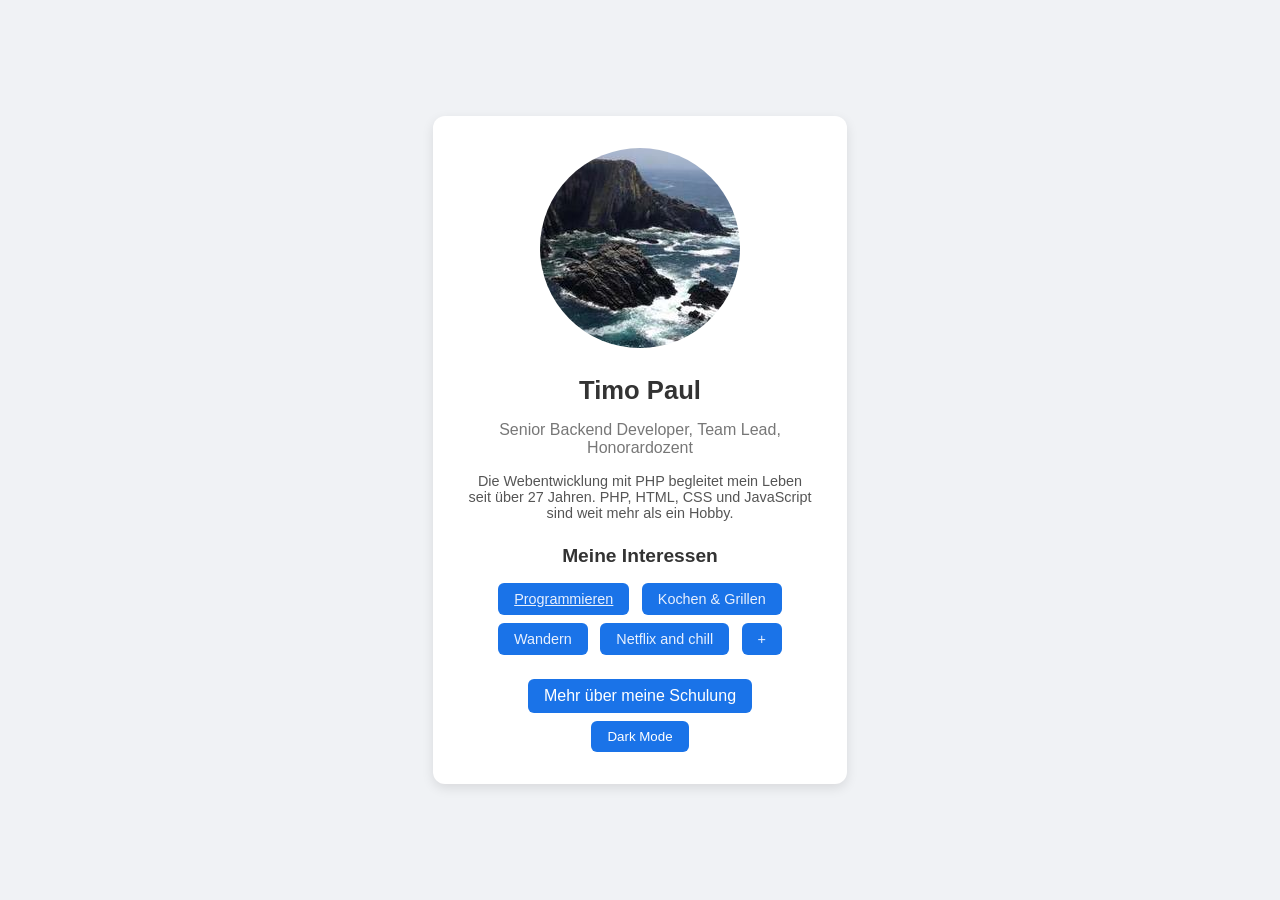
<file: business-card/index.html>
<!DOCTYPE html>
<html lang="de">
<head>
    <meta charset="UTF-8">
    <title>Meine Visitenkarte</title>
    <link rel="stylesheet" href="styles.css">
    <script src="script.js"></script>
</head>
<body>
    <div class="card">

        <img src="images/profile.jpg" alt="Profilbild von Timo Paul">

        <h1>Timo Paul</h1>
        <p class="job">Senior Backend Developer, Team Lead, Honorardozent</p>
        <p class="about">Die Webentwicklung mit PHP begleitet mein Leben seit über 27 Jahren. PHP, HTML, CSS und JavaScript sind weit mehr als ein Hobby.</p>

        <h2>Meine Interessen</h2>
        <ul class="skills">
            <li>Programmieren</li>
            <li>Kochen & Grillen</li>
            <li>Wandern</li>
            <li>Netflix and chill</li>
            <li class="add-item">+</li>
        </ul>

        <a href="https://gfu.net" target="_blank" class="btn" id="btn-gfu">Mehr über meine Schulung</a>

        <button id="toggle-dark-mode" class="btn" type="button" data-label="Light Mode">Dark Mode</button>

    </div>
</body>
</html>
</file>
<file: business-card/styles.css>
:root {
    --page-bg: #f0f2f5;
    --card-bg: #ffffff;
    --text-color: #333333;
    --text-muted: #777777;
    --text-soft: #555555;

    --primary-color: #1a73e8;
    --primary-hover: #1558be;

    --badge-bg: #e8f0fe;
    --badge-text: #1a73e8;

    --shadow: 0 4px 12px rgba(0, 0, 0, .1)
}

body.dark {
    --page-bg: #0f172a;
    --card-bg: #111827;
    --text-color: #e5e7eb;
    --text-muted: #9ca4af;
    --text-soft: #d1d5db;
    
    --primary-color: #60a5fa;
    --primary-hover: #3b82f6;

    --badge-bg: #af2937;
    --badge-text: #93c5fd;

    --shadow: 0 4px 12px rgba(0, 0, 0, .4)
}

body {
    font-family: Arial, sans-serif;
    background-color: var(--page-bg);

    display: flex;
    justify-content: center;
    align-items: center;
    min-height: 100vh;
    margin: 0;
}

.card {
    background-color: var(--card-bg);
    border-radius: 12px;
    padding: 2rem;
    width: 350px;
    text-align: center;
    box-shadow: var(--shadow);
}

.card img {
    border-radius: 50%;
    width: 200px;
    height: 200px;
    object-fit: cover;
    margin-bottom: 1rem;
}

h1 {
    margin: .5rem 0;
    font-size: 1.6rem;
    color: var(--text-color);
}

h2 {
    margin: .5rem 0;
    font-size: 1.2rem;
    color: var(--text-color);
}

.btn {
    display: inline-block;
    text-decoration: none;
    background-color: var(--primary-color);
    color: #fff;
    padding: .5rem 1rem;
    border-radius: 6px;
    transition: background-color .3s;
}

.btn:hover {
    background-color: var(--primary-hover);
}

#toggle-dark-mode {
    display: none;
    border-width: 0;
    margin: .5rem auto 0 auto;
}

.job {
    color: var(--text-muted);
    margin-bottom: 1rem;
}

.about {
    font-size: .9rem;
    color: var(--text-soft);
    margin-bottom: 1.5rem;
}

.skills {
    list-style: none;
    padding: 0;
    margin-bottom: 1rem;
}

.skills li {
    background-color: var(--badge-text);
    color: var(--badge-bg);
    display: inline-block;
    padding: .5rem 1rem;
    border-radius: 6px;
    font-size: .9rem;
    margin: 0 .25rem .5rem .25rem;
}

.highlight {
    text-decoration: underline;
}
</file>
